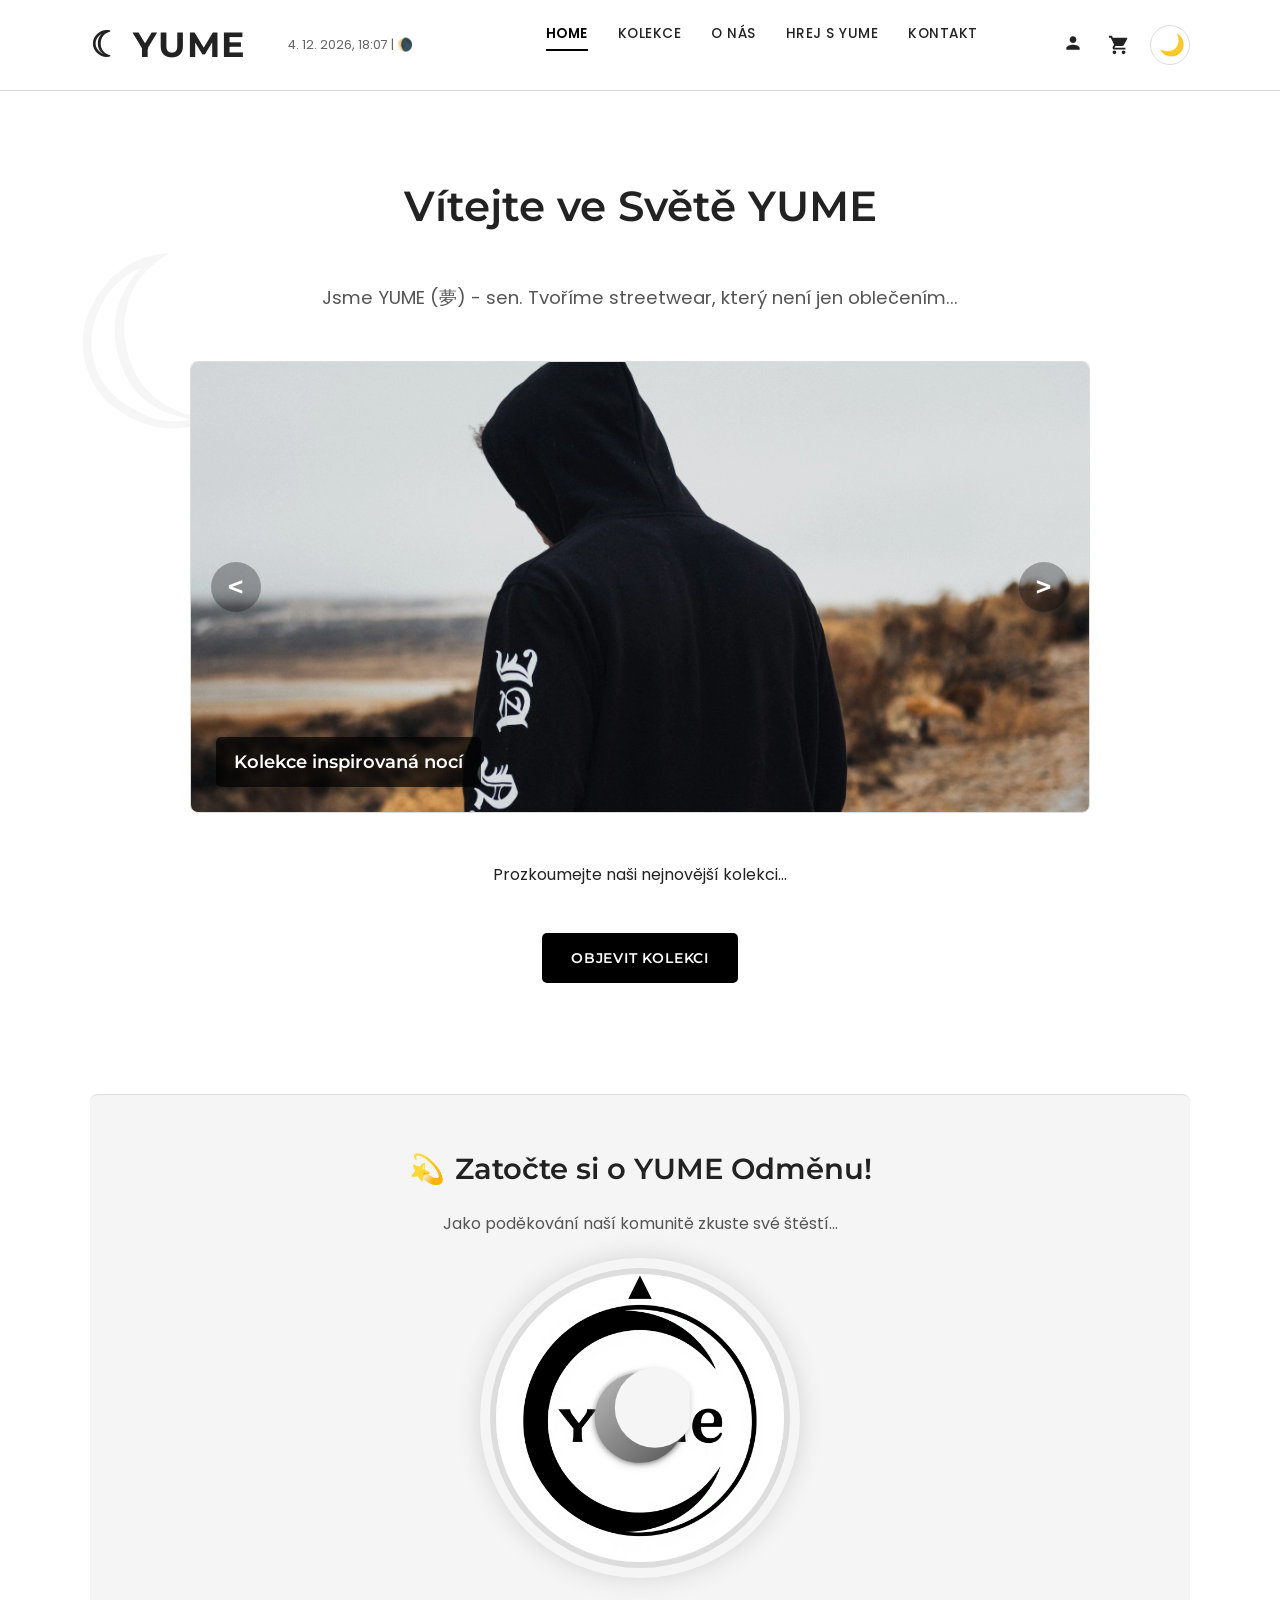
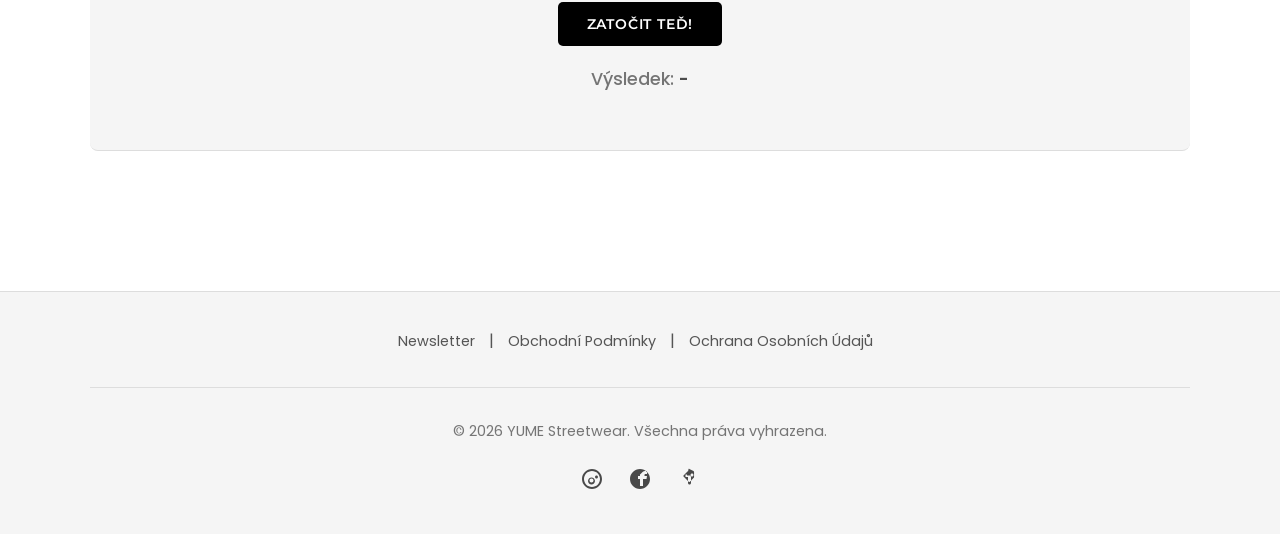
<file: index.html>
<!DOCTYPE html>
<html lang="cs">

<head>
    <meta charset="UTF-8">
    <meta name="viewport" content="width=device-width, initial-scale=1.0">
    <title>YUME Streetwear - Váš Styl, Váš Sen</title>
    <link rel="preconnect" href="https://fonts.googleapis.com">
    <link rel="preconnect" href="https://fonts.gstatic.com" crossorigin>
    <link href="https://fonts.googleapis.com/css2?family=Montserrat:wght@600;700&family=Poppins:wght@400;500&display=swap" rel="stylesheet">
    <link rel="stylesheet" href="style.css"> <!-- type="text/css odstraněn -->
    <link rel="icon" href="images/favicon.svg" type="image/svg+xml">
    <!-- Chess libraries -->
    <link rel="stylesheet" href="chessboard-1.0.0.min.css">
    <script src="jquery-3.6.0.min.js"></script>
    <script src="chessboard-1.0.0.min.js"></script>
    <script src="chess.min.js"></script>
</head>

<body class="light-mode">

    <div id="snow-container"></div>
    <div id="modal-overlay" class="hidden"></div>

    <!-- Modální okno pro VÝHRU Z KOLA -->
    <div id="prize-popup" class="modal hidden prize-modal">
         <button class="close-modal-btn" title="Zavřít">×</button>
         <div class="modal-content"> <span class="prize-emoji-big">🎉</span> <h2>Gratulujeme!</h2> <p>Vytočili jste:</p> <p id="prize-popup-text" class="prize-text-emphasis"></p> <p id="prize-popup-info" class="prize-info-detail"></p> <button class="close-modal-btn-bottom">Super!</button> </div>
    </div>

    <!-- Modální okno pro KOŠÍK -->
    <div id="cart-modal" class="modal hidden cart-modal-view">
        <button class="close-modal-btn" title="Zavřít">×</button>
        <div class="modal-content">
            <h2>Váš Košík 🛒</h2>
            <div id="cart-items-container"> <p class="empty-cart-message">Váš košík je zatím prázdný.</p> </div>
            <div class="cart-summary"> <hr> <p><strong>Celkem: <span id="cart-total">0 Kč</span></strong></p> <button id="checkout-btn" class="cta-button" disabled>K Pokladně</button> <p class="small-text">Toto je pouze simulace.</p> </div>
        </div>
    </div>

    <!-- Newsletter Pop-up v rohu -->
    <div id="newsletter-popup" class="corner-popup hidden">
        <button class="close-corner-popup-btn" title="Zavřít">×</button>
        <div class="popup-content">
            <h4>☾ YUME Insider</h4>
            <p>Nenechte si ujít novinky a slevy!</p>
            <form id="popup-newsletter-form" action="#" method="post">
                 <input type="email" name="popup_email" placeholder="Váš e-mail" required>
                 <button type="submit" class="small-btn">Odebírat</button>
            </form>
        </div>
    </div>

    <audio id="wheel-spin-sound" preload="auto"> <source src="sounds/wheel-spin.mp3" type="audio/mpeg"> </audio>

    <!-- ========= HEADER ========= -->
    <header id="header"> <!-- Použit <header> tag -->
        <div class="container header-container">
            <div id="logo"> <h1><a href="#home" class="nav-link">☾ YUME</a></h1> </div>
            <div class="time-moon-info header-info"> <span id="date-time-display"></span> | <span id="moon-phase-display" title="Fáze měsíce">...</span> </div>
            <nav id="nav"> <!-- Použit <nav> tag -->
                <ul>
                    <li><a href="#home" class="nav-link active-nav">Home</a></li>
                    <li><a href="#kolekce" class="nav-link">Kolekce</a></li>
                    <li><a href="#onas" class="nav-link">O nás</a></li>
                    <li><a href="#hrat" class="nav-link">Hrej s YUME</a></li>
                    <li><a href="#kontakt" class="nav-link">Kontakt</a></li>
                </ul>
            </nav>
            <div class="header-actions">
                 <div class="login-container">
                     <button id="login-register-btn" title="Přihlášení / Registrace"> <svg xmlns="http://www.w3.org/2000/svg" viewBox="0 0 24 24" fill="currentColor" width="20px" height="20px"><path d="M0 0h24v24H0z" fill="none"/><path d="M12 12c2.21 0 4-1.79 4-4s-1.79-4-4-4-4 1.79-4 4 1.79 4 4 4zm0 2c-2.67 0-8 1.34-8 4v2h16v-2c0-2.66-5.33-4-8-4z"/></svg> </button>
                     <!-- Dropdown je uvnitř kontejneru -->
                     <!-- Login/Register Dropdown -->
                     <div id="login-dropdown" class="dropdown-popup hidden">
                         <div class="login-register-tabs"> <button class="tab-btn active" data-tab="login">Přihlásit se</button> <button class="tab-btn" data-tab="register">Registrovat se</button> </div>
                         <div id="login-tab" class="tab-content active"> <form id="login-form" action="#" method="post"> <div class="form-group-small"><label for="login-email">Email:</label><input type="email" id="login-email" required></div> <div class="form-group-small"><label for="login-password">Heslo:</label><input type="password" id="login-password" required></div> <button type="submit" class="small-btn">Přihlásit</button> </form> </div>
                         <div id="register-tab" class="tab-content"> <form id="register-form" action="#" method="post"> <div class="form-group-small"><label for="register-name">Jméno:</label><input type="text" id="register-name" required></div> <div class="form-group-small"><label for="register-email">Email:</label><input type="email" id="register-email" required></div> <div class="form-group-small"><label for="register-password">Heslo:</label><input type="password" id="register-password" required></div> <button type="submit" class="small-btn">Registrovat</button> </form> </div>
                     </div>
                 </div>
                 <button id="cart-btn" title="Nákupní košík"> <svg xmlns="http://www.w3.org/2000/svg" viewBox="0 0 24 24" fill="currentColor" width="22px" height="22px"><path d="M0 0h24v24H0z" fill="none"/><path d="M7 18c-1.1 0-1.99.9-1.99 2S5.9 22 7 22s2-.9 2-2-.9-2-2-2zM1 2v2h2l3.6 7.59-1.35 2.45c-.16.28-.25.61-.25.96 0 1.1.9 2 2 2h12v-2H7.42c-.14 0-.25-.11-.25-.25l.03-.12L8.1 13h7.45c.75 0 1.41-.41 1.75-1.03l3.58-6.49A1.003 1.003 0 0020.28 4H5.21L4.27 2H1zm16 16c-1.1 0-1.99.9-1.99 2s.89 2 1.99 2 2-.9 2-2-.9-2-2-2z"/></svg> <span id="cart-count" class="hidden">0</span> </button>
                 <div id="theme-switcher"> <button id="theme-toggle-button" title="Přepnout režim">☀️</button> </div>
            </div>
        </div>
    </header>

    <!-- ========= HLAVNÍ OBSAH ========= -->
    <main id="main-content"> <!-- Použit <main> tag -->

        <!-- === Sekce HOME === -->
        <div id="home" class="section active-section"> <!-- Ponechán div, lze změnit na <section> -->
            <div class="container">
                <div class="graphic-element moon-icon-large graphic-float-left">☾</div>
                <h2>Vítejte ve Světě YUME</h2>
                <p class="lead">Jsme YUME (夢) - sen. Tvoříme streetwear, který není jen oblečením...</p>
                <div class="slideshow">
                    <div class="slide active"> <img src="images/placeholder-slideshow-1.jpg" alt="YUME Streetwear model"><div class="slide-caption">Kolekce inspirovaná nocí</div></div>
                    <div class="slide"> <img src="images/placeholder-slideshow-2.jpg" alt="Detail produktu YUME"><div class="slide-caption">Kvalita v každém detailu</div></div>
                    <div class="slide"> <img src="images/placeholder-slideshow-3.jpg" alt="Městský lifestyle YUME"><div class="slide-caption">Váš styl, váš sen</div></div>
                    <button class="slide-prev"><</button> <button class="slide-next">></button>
                </div>
                <p>Prozkoumejte naši nejnovější kolekci...</p>
                <a href="#kolekce" class="cta-button nav-link">Objevit Kolekci</a>
                 <hr class="playful-divider star-divider"> <!-- Odstraněno / -->
                 <!-- Sekce KOLOTOČ ŠTĚSTÍ -->
                <div id="kolotoc-stesti" class="home-subsection">
                    <div class="container narrow-container">
                        <h3><span class="spin-icon">💫</span> Zatočte si o YUME Odměnu!</h3>
                        <p>Jako poděkování naší komunitě zkuste své štěstí...</p>
                        <div class="wheel-outer-wrapper">
                            <div class="wheel-container">
                                 <div id="wheel">
                                     <div id="wheel-spinner"> <img id="wheel-background" src="images/placeholder-wheel.jpg" alt=""> </div>
                                     <div id="wheel-center-graphic"> <img src="images/moon-graphic.svg" alt="YUME Měsíc"> </div>
                                 </div>
                                 <div id="wheel-pointer">▼</div>
                            </div>
                        </div>
                         <div id="spin-button-container"> <button id="spin-button">Zatočit Teď!</button> </div>
                         <div id="wheel-result-container"> <p id="wheel-result">Výsledek: <span id="result-display">-</span></p> </div>
                    </div>
                     <div id="confetti-container"></div>
                </div>
            </div>
        </div>

        <!-- === Sekce KOLEKCE === -->
        <div id="kolekce" class="section">
             <div class="container">
                <div class="graphic-element abstract-shape graphic-top-right"></div>
                <h2>Naše Kolekce</h2>
                <p class="lead">Ponořte se do aktuální nabídky YUME...</p>
                <div class="category-group">
                    <h3>Mikiny & Bundy</h3>
                    <p>Zahřejte se ve stylu YUME...</p>
                    <div class="product-gallery">
                         <div class="product-item" data-product-id="P001" data-product-name="Mikina 'Lunar'" data-product-price="1590" data-product-image="images/placeholder-hoodie-grey.jpg"> <img src="images/placeholder-hoodie-grey.jpg" alt="Mikina"> <h3>Mikina 'Lunar'</h3> <p>...<br><em>Složení: 80% Bavlna, 20% Polyester</em></p> <span class="price">1590 Kč</span> <div class="product-controls"> <select class="size-select" aria-label="Velikost"><option value="" selected disabled>Velikost</option><option value="S">S</option> <option value="M">M</option> <option value="L">L</option> <option value="XL">XL</option></select> <button class="add-to-cart-btn" disabled>Do košíku</button> </div> </div>
                         <div class="product-item" data-product-id="P004" data-product-name="Bunda 'Shadow'" data-product-price="2490" data-product-image="images/placeholder-jacket-black.jpg"> <img src="images/placeholder-jacket-black.jpg" alt="Bunda"> <h3>Bunda 'Shadow'</h3> <p>...<br><em>Složení: 100% Recyklovaný polyester</em></p> <span class="price">2490 Kč</span> <div class="product-controls"> <select class="size-select" aria-label="Velikost"><option value="" selected disabled>Velikost</option><option value="S">S</option> <option value="M">M</option> <option value="L">L</option> <option value="XL">XL</option></select> <button class="add-to-cart-btn" disabled>Do košíku</button> </div> </div>
                    </div>
                </div>
                 <hr class="playful-divider">
                 <div class="category-group">
                    <h3>Trička</h3>
                    <p>Základ každého šatníku...</p>
                    <div class="product-gallery">
                         <div class="product-item" data-product-id="P002" data-product-name="Tričko 'Void'" data-product-price="850" data-product-image="images/placeholder-tshirt-black.jpg"> <img src="images/placeholder-tshirt-black.jpg" alt="Tričko"> <h3>Tričko 'Void'</h3> <p>...<br><em>Složení: 100% Organická bavlna</em></p> <span class="price">850 Kč</span> <div class="product-controls"> <select class="size-select" aria-label="Velikost"><option value="" selected disabled>Velikost</option><option value="S">S</option> <option value="M">M</option> <option value="L">L</option> <option value="XL">XL</option><option value="XXL">XXL</option></select> <button class="add-to-cart-btn" disabled>Do košíku</button> </div> </div>
                    </div>
                 </div>
                <hr class="playful-divider">
                 <div class="category-group">
                    <h3>Doplňky</h3>
                    <p>Detaily, které tvoří celek...</p>
                    <div class="product-gallery">
                         <div class="product-item" data-product-id="P003" data-product-name="Kšiltovka 'Eclipse'" data-product-price="650" data-product-image="images/placeholder-cap-black.jpg"> <img src="images/placeholder-cap-black.jpg" alt="Kšiltovka"> <h3>Kšiltovka 'Eclipse'</h3> <p>...<br><em>Složení: 100% Bavlna</em></p> <span class="price">650 Kč</span> <div class="product-controls"> <select class="size-select" aria-label="Velikost"><option value="" selected disabled>Velikost</option><option value="OneSize">One Size</option></select> <button class="add-to-cart-btn" disabled>Do košíku</button> </div> </div>
                    </div>
                 </div>
                 <hr class="playful-divider star-divider">
                 <p>Sledujte nás nebo se <a href="#newsletter" class="nav-link">přihlaste k newsletteru</a>!</p>
            </div>
        </div>

        <!-- === Sekce O NÁS === -->
        <div id="onas" class="section"> <div class="container narrow-container"> <div class="graphic-element simple-circle graphic-bottom-left"></div> <h2>Příběh YUME ☾</h2>  <p class="lead">YUME není jen značka, je to filozofie...</p> <h3>Naše Hodnoty:</h3> <ul><li>Kvalita</li><li>Design</li><li>Komunita</li><li>Udržitelnost</li></ul> <p>Jsme malý tým s velkými sny...</p> <div class="timeline"> <h3>Naše Milníky:</h3> <div class="timeline-event"><span class="year">2022</span> Nápad</div> <div class="timeline-event"><span class="year">2023</span> Prototypy</div> <div class="timeline-event"><span class="year">2024</span> Start!</div> <div class="timeline-event"><span class="year">Budoucnost</span> ...</div> </div> </div> </div>
        <!-- === Sekce HREJ S YUME === -->
        <div id="hrat" class="section"> <div class="container chess-container"> <div class="graphic-element chess-icon">♟️</div> <h2>Hrej s YUME: Šachy</h2> <p class="lead">Dejte si pauzu a vyzvěte naši YUME AI!</p> <p>Pokud porazíte bota, můžete získat slevu!</p> <div id="chess-game-placeholder"> <h3>Šachovnice se načítá...</h3> <div class="loading-spinner"></div> <p><em>(Integrace šachové hry vyžaduje externí JS knihovny.)</em></p> <button id="claim-reward-btn" class="hidden" disabled>Získat odměnu!</button> </div> </div> </div>
        <!-- === Sekce KONTAKT === -->
        <div id="kontakt" class="section"> <div class="container narrow-container"> <div class="graphic-element envelope-icon graphic-top-left">✉️</div> <h2>Spojte se s Námi</h2> <p class="lead">Máte otázku, nápad nebo nám chcete jen něco vzkázat? Jsme tu pro vás.</p> <div class="contact-wrapper"> <div class="contact-details"> <h3>Kontaktní Údaje</h3> <div class="contact-item"> <svg xmlns="http://www.w3.org/2000/svg" viewBox="0 0 24 24" fill="currentColor" width="20px" height="20px"><path d="M0 0h24v24H0z" fill="none"/><path d="M20 4H4c-1.1 0-1.99.9-1.99 2L2 18c0 1.1.9 2 2 2h16c1.1 0 2-.9 2-2V6c0-1.1-.9-2-2-2zm0 14H4V8l8 5 8-5v10zm-8-7L4 6h16l-8 5z"/></svg> <div> <strong>Email:</strong><br> <a href="mailto:info@yume-streetwear.placeholder">info@yume-streetwear.placeholder</a> </div> </div> <div class="contact-item"> <svg xmlns="http://www.w3.org/2000/svg" viewBox="0 0 24 24" fill="currentColor" width="20px" height="20px"><path d="M0 0h24v24H0z" fill="none"/><path d="M12 2C6.48 2 2 6.48 2 12s4.48 10 10 10 10-4.48 10-10S17.52 2 12 2zm0 18c-4.41 0-8-3.59-8-8s3.59-8 8-8 8 3.59 8 8-3.59 8-8 8zm1-13h-2v6h2v-6zm0 8h-2v-2h2v2z"/></svg> <div> <strong>Odezva:</strong><br> Snažíme se odpovídat co nejrychleji, obvykle do 24 hodin v pracovní dny. </div> </div> <div class="contact-item"> <svg xmlns="http://www.w3.org/2000/svg" viewBox="0 0 24 24" fill="currentColor" width="20px" height="20px"><path d="M0 0h24v24H0z" fill="none"/><path d="M17.66 17.66C16.13 19.19 14.12 20 12 20s-4.13-.81-5.66-2.34C4.81 16.13 4 14.12 4 12s.81-4.13 2.34-5.66C7.87 4.81 9.88 4 12 4c.46 0 .92.05 1.36.15l-1.6 1.6C11.37 5.53 11 6.23 11 7v2.28l-2.47 2.47C8.13 11.35 8 10.7 8 10c0-2.21 1.79-4 4-4 .7 0 1.35.13 1.95.37L16.43 3.9A9.932 9.932 0 0012 2C6.48 2 2 6.48 2 12s4.48 10 10 10c2.61 0 4.98-1 6.77-2.64l-1.11-1.7zM20 12c0 .7-.13 1.35-.37 1.95L22.1 16.43A9.932 9.932 0 0022 12c0-5.52-4.48-10-10-10-.94 0-1.84.13-2.69.36l1.71 2.66c.44-.1.9-.15 1.36-.15 4.08 0 7.45 3.16 7.94 7.14l2.02.92c.04-.3.04-.61.04-.92z"/></svg> <div> <strong>Sociální sítě:</strong><br> Najdete nás na IG, FB, TikTok (odkazy níže).</div> </div> </div> <div class="contact-form-container"> <h3>Napište nám</h3> <form id="contact-form" action="#" method="post"> <div class="form-row"> <div class="form-group half-width"><label for="name">Jméno:</label><input type="text" id="name" required></div> <div class="form-group half-width"><label for="email_contact">Email:</label><input type="email" id="email_contact" required></div> </div> <div class="form-group"><label for="subject">Předmět:</label><input type="text" id="subject"></div> <div class="form-group"><label for="message">Zpráva:</label><textarea id="message" rows="5" required></textarea></div> <div><button type="submit">Odeslat Zprávu</button></div> </form> </div> </div> </div> </div>
        <!-- === Sekce NEWSLETTER (Skrytá) === -->
        <div id="newsletter" class="section ancillary-section"> <div class="container narrow-container"> <h2>Staňte se YUME Insiderem</h2> <p>Chcete být první, kdo se dozví o novinkách?...</p> <form id="newsletter-form" action="#" method="post"> <input type="email" name="email" placeholder="Zadejte váš e-mail" required> <button type="submit">Chci Odebírat</button> </form> <p class="small-text">Souhlasíte se zpracováním údajů.</p> </div> </div>

    </main> <!-- Konec #main-content -->

    <!-- ========= FOOTER ========= -->
    <footer id="footer"> <!-- Použit <footer> tag -->
         <div class="container"> <div class="footer-links"> <a href="#newsletter" class="nav-link">Newsletter</a> | <a href="#">Obchodní Podmínky</a> | <a href="#">Ochrana Osobních Údajů</a> </div> <hr class="footer-divider"> <p>© <span id="current-year">2024</span> YUME Streetwear. Všechna práva vyhrazena.</p> <div class="social-links"> <a href="#" title="Instagram"><img src="images/icon-instagram.svg" alt="Instagram"></a> <a href="#" title="Facebook"><img src="images/icon-facebook.svg" alt="Facebook"></a> <a href="#" title="TikTok"><img src="images/icon-tiktok.svg" alt="TikTok"></a> </div> </div>
    </footer>

    <script src="script.js"></script> <!-- type="text/javascript" odstraněn -->
</body>
</html>
</file>
<file: style.css>
/* --- Import Fontů --- */
@import url('https://fonts.googleapis.com/css2?family=Montserrat:wght@600;700&family=Poppins:wght@400;500&display=swap');

/* --- Základní nastavení a Reset --- */
* { margin: 0; padding: 0; box-sizing: border-box; }

/* --- Definice CSS Proměnných --- */
:root {
    --bg-color-light: #ffffff; --text-color-light: #222222; --primary-color-light: #555555; --secondary-color-light: #f5f5f5; --accent-color-light: #000000; --border-color-light: #dddddd; --primary-color-light-rgb: 85, 85, 85; --accent-color-light-rgb: 0, 0, 0; --bg-color-dark: #121212; --text-color-dark: #e0e0e0; --primary-color-dark: #bbbbbb; --secondary-color-dark: #1e1e1e; --accent-color-dark: #ffffff; --border-color-dark: #333333; --primary-color-dark-rgb: 187, 187, 187; --accent-color-dark-rgb: 255, 255, 255; --font-main: 'Poppins', sans-serif; --font-heading: 'Montserrat', sans-serif; --bg-color: var(--bg-color-light); --text-color: var(--text-color-light); --primary-color: var(--primary-color-light); --secondary-color: var(--secondary-color-light); --accent-color: var(--accent-color-light); --border-color: var(--border-color-light); --primary-color-rgb: var(--primary-color-light-rgb); --accent-color-rgb: var(--accent-color-light-rgb);
}
body.dark-mode {
    --bg-color: var(--bg-color-dark); --text-color: var(--text-color-dark); --primary-color: var(--primary-color-dark); --secondary-color: var(--secondary-color-dark); --accent-color: var(--accent-color-dark); --border-color: var(--border-color-dark); --primary-color-rgb: var(--primary-color-dark-rgb); --accent-color-rgb: var(--accent-color-dark-rgb);
}

/* --- Globální Styly --- */
body { font-family: var(--font-main); background-color: var(--bg-color); color: var(--text-color); line-height: 1.7; transition: background-color 0.4s ease, color 0.4s ease; position: relative; overflow-x: hidden; }
.container { max-width: 1140px; margin: 0 auto; padding: 0 20px; } .narrow-container { max-width: 800px; margin: 0 auto; padding: 0 20px; }
h1, h2, h3 { font-family: var(--font-heading); margin-bottom: 1rem; color: var(--text-color); font-weight: 700; } h2 { font-size: 2.6rem; text-align: center; margin-bottom: 2.5rem; font-weight: 600; } h3 { font-size: 1.5rem; margin-bottom: 1.2rem; font-weight: 600; color: var(--primary-color); text-align: center; } h4 { font-family: var(--font-heading); margin-bottom: 0.5rem; color: var(--text-color); font-weight: 600; font-size: 1.1rem; } p { margin-bottom: 1.3rem; } p.lead { font-size: 1.15rem; color: var(--primary-color); margin-bottom: 1.5rem; font-weight: 400; text-align: center; } a { color: var(--primary-color); text-decoration: none; transition: color 0.3s ease; } a:hover { color: var(--accent-color); } img { max-width: 100%; height: auto; display: block; } ul { list-style: disc; margin-left: 25px; margin-bottom: 1.5rem; padding-left: 5px; } li { margin-bottom: 0.6rem; }
button, input[type="submit"], .cta-button { cursor: pointer; padding: 12px 28px; border: 1px solid transparent; border-radius: 5px; background-color: var(--accent-color); color: var(--bg-color); font-family: var(--font-heading); font-size: 0.9rem; font-weight: 600; text-transform: uppercase; letter-spacing: 0.8px; transition: background-color 0.3s ease, transform 0.2s ease, color 0.3s ease, border-color 0.3s ease; }
button:hover, input[type="submit"]:hover, .cta-button:hover { background-color: transparent; color: var(--accent-color); border: 1px solid var(--accent-color); transform: translateY(-2px); }
button:disabled { opacity: 0.6; cursor: not-allowed; background-color: var(--primary-color) !important; border-color: var(--primary-color) !important; color: var(--secondary-color) !important; transform: none !important; box-shadow: none !important; }
.small-text { font-size: 0.8rem; color: var(--primary-color); opacity: 0.8; text-align: center; margin-top: 1rem; }
.hidden {
    /* Použijeme visibility místo display pro zachování layoutu při animaci */
    visibility: hidden;
    opacity: 0;
    pointer-events: none;
}

/* --- Struktura pro SPA --- */
.section { display: none; padding: 80px 0; min-height: calc(80vh - 80px); opacity: 0; animation: fadeInSection 0.6s ease-out forwards; position: relative; overflow: hidden; }
.section.active-section { display: block; }
.ancillary-section { background-color: var(--secondary-color); border-top: 1px solid var(--border-color); border-bottom: 1px solid var(--border-color); }
@keyframes fadeInSection { from { opacity: 0; transform: translateY(15px); } to { opacity: 1; transform: translateY(0); } }

/* --- Grafické Prvky --- */
.graphic-element { position: absolute; z-index: -1; opacity: 0.05; color: var(--primary-color); pointer-events: none; user-select: none; } .moon-icon-large { font-size: 15rem; top: 50px; transform: rotate(-15deg); } .graphic-float-left { left: 5%; } .graphic-top-right { font-size: 12rem; top: 30px; right: 5%; content: '∗'; transform: rotate(25deg); opacity: 0.04; } .abstract-shape { /* TODO */ } .simple-circle { width: 150px; height: 150px; border: 15px solid var(--primary-color); border-radius: 50%; bottom: -50px; opacity: 0.04; } .graphic-bottom-left { left: -30px; } .chess-icon { font-size: 10rem; top: 60px; right: 10%; transform: rotate(10deg); opacity: 0.08; } .envelope-icon { font-size: 10rem; top: 40px; opacity: 0.06; } .graphic-top-left { left: 5%; } .playful-divider { border: none; height: 1px; background: var(--border-color); margin: 60px auto; width: 80px; } .star-divider { background: none; text-align: center; margin: 50px auto; width: auto; } .star-divider::before { content: "✦ ✦ ✦"; font-size: 1.2rem; color: var(--primary-color); opacity: 0.6; letter-spacing: 10px; }

/* --- Efekt Sněžení --- */
#snow-container { position: fixed; top: 0; left: 0; width: 100%; height: 100%; pointer-events: none; z-index: 999; overflow: hidden; } .snowflake { position: absolute; top: -10px; background-color: var(--primary-color-dark); border-radius: 50%; opacity: 0.6; animation: snowfall linear infinite; will-change: transform; }
@keyframes snowfall { 0% { transform: translate3d(var(--left-ini), 0, 0); } 100% { transform: translate3d(var(--left-end), 105vh, 0); } }

/* --- Header --- */
header#header { background-color: var(--bg-color); padding: 15px 0; position: sticky; top: 0; z-index: 1000; border-bottom: 1px solid var(--border-color); transition: background-color 0.4s ease, border-color 0.4s ease; }
header#header .header-container { display: flex; justify-content: space-between; align-items: center; gap: 20px; }
#logo { flex-shrink: 0; } #logo h1 { margin: 0; font-size: 2.2rem; font-weight: 700; text-transform: uppercase; letter-spacing: 1px; } #logo a { color: var(--text-color); display: flex; align-items: center; gap: 5px; } #logo a:hover { color: var(--primary-color); }
.header-info { font-size: 0.8rem; color: var(--primary-color); opacity: 0.9; white-space: nowrap; text-align: center; flex-grow: 0.5; }
nav#nav { flex-grow: 1; } nav#nav ul { display: flex; justify-content: center; list-style: none; } nav#nav li { margin: 0 15px; } nav#nav a { font-weight: 500; color: var(--text-color); position: relative; padding-bottom: 8px; text-transform: uppercase; font-size: 0.85rem; letter-spacing: 0.5px; } nav#nav a::after { content: ''; position: absolute; width: 0; height: 2px; bottom: 0; left: 50%; transform: translateX(-50%); background-color: var(--accent-color); transition: width 0.3s ease; } nav#nav a:hover::after, nav#nav a.active-nav::after { width: 100%; } nav#nav a.active-nav { color: var(--accent-color); font-weight: 600; }
.header-actions { display: flex; align-items: center; gap: 15px; flex-shrink: 0; }
#theme-switcher button { background: none; border: 1px solid var(--border-color); border-radius: 50%; font-size: 1.3rem; padding: 8px; color: var(--text-color); cursor: pointer; width: 40px; height: 40px; line-height: 1; transition: background-color 0.3s, border-color 0.3s, color 0.3s; } #theme-switcher button:hover { background-color: var(--secondary-color); border-color: var(--primary-color); color: var(--primary-color); }
.login-container { position: relative; display: inline-block; z-index: 1100; } /* <<-- ZAJIŠTĚNO */
#login-register-btn { background: none; border: none; padding: 5px; cursor: pointer; color: var(--text-color); } #login-register-btn svg { display: block; } #login-register-btn:hover { color: var(--primary-color); }
#cart-btn { background: none; border: none; padding: 5px; cursor: pointer; color: var(--text-color); position: relative; } #cart-btn svg { display: block; } #cart-btn:hover { color: var(--primary-color); }
#cart-count { position: absolute; top: -5px; right: -8px; background-color: var(--accent-color); color: var(--bg-color); border-radius: 50%; width: 18px; height: 18px; font-size: 0.7rem; line-height: 18px; text-align: center; font-weight: bold; transition: transform 0.2s ease; }
#cart-count.updated { transform: scale(1.2); }

/* --- Login/Register Dropdown (Opraveno pozicování) --- */
#login-dropdown {
    position: absolute;      /* Pozicování vůči .login-container */
    top: calc(100% + 15px);  /* Mezera pod tlačítkem */
    right: 0;                /* Zarovnat vpravo k rodiči */
    background-color: var(--secondary-color);
    border: 1px solid var(--border-color);
    border-radius: 8px;
    box-shadow: 0 5px 15px rgba(0,0,0,0.15);
    z-index: 1100;           /* Vysoký z-index */
    width: 280px;
    padding: 15px;
    opacity: 0;
    /* Odstraněna transformace pro jednodušší pozicování */
    /* transform: translateY(-10px); */
    transition: opacity 0.25s ease-out, visibility 0s 0.25s linear; /* Fade-out přechod, visibility se mění až po něm */
    visibility: hidden;     /* Nahrazuje display: none pro animaci */
    pointer-events: none;
}
#login-dropdown:not(.hidden) {
    opacity: 1;
    /* transform: translateY(0); */
    visibility: visible;
    transition: opacity 0.25s ease-out, visibility 0s 0s linear; /* Okamžité zviditelnění */
    pointer-events: auto;
}
/* Šipka nahoru u dropdownu */
#login-dropdown::before {
    content: '';
    position: absolute;
    bottom: 100%; /* Umístit nad dropdown */
    right: 15px;  /* <<-- Pozice šipky nad ikonou (cca) */
    margin-bottom: 0px; /* <<-- Posunout těsně nad okraj */
    width: 12px; height: 12px;
    background-color: var(--secondary-color);
    border-top: 1px solid var(--border-color);
    border-left: 1px solid var(--border-color);
    transform: rotate(45deg);
    z-index: 1099; /* Těsně pod dropdownem */
    pointer-events: none; /* Aby neblokovala kliknutí */
}
#login-dropdown .login-register-tabs { margin-bottom: 15px; display: flex; } #login-dropdown .tab-btn { background: none; border: none; padding: 8px 10px; cursor: pointer; font-size: 0.9rem; color: var(--primary-color); position: relative; bottom: -1px; border-bottom: 3px solid transparent; flex-grow: 1; text-align: center; } #login-dropdown .tab-btn.active { color: var(--text-color); border-bottom-color: var(--accent-color); font-weight: 600; }
#login-dropdown .tab-content { display: none; } #login-dropdown .tab-content.active { display: block; animation: fadeInTab 0.4s ease; } @keyframes fadeInTab { from { opacity: 0; } to { opacity: 1; } }
#login-dropdown .form-group-small { margin-bottom: 10px; text-align: left; } #login-dropdown label { font-size: 0.85rem; margin-bottom: 3px; display: block; }
#login-dropdown input[type="email"], #login-dropdown input[type="password"], #login-dropdown input[type="text"] { width: 100%; padding: 8px 10px; font-size: 0.9rem; background-color: var(--bg-color); border: 1px solid var(--border-color); border-radius: 4px; }
#login-dropdown .small-btn { width: 100%; margin-top: 10px; padding: 10px; font-size: 0.85rem; }

/* --- Sekce Home --- */
#home { text-align: center; } #home .cta-button { display: inline-block; margin-top: 1.5rem; }

/* --- Slideshow --- */
.slideshow { position: relative; max-width: 900px; margin: 3rem auto 3rem auto; overflow: hidden; border-radius: 8px; border: 1px solid var(--border-color); } .slide { display: none; position: relative; width: 100%; } .slide img { width: 100%; height: 450px; object-fit: cover; filter: brightness(0.9); } .slide.active { display: block; animation: fadeIn 1.5s ease-in-out; } @keyframes fadeIn { from { opacity: 0.6; } to { opacity: 1; } } .slide-caption { position: absolute; bottom: 25px; left: 25px; background-color: rgba(0, 0, 0, 0.7); color: #fff; padding: 10px 18px; border-radius: 5px; font-size: 1.1rem; font-family: var(--font-heading); font-weight: 600; text-align: left; } .slide-prev, .slide-next { position: absolute; top: 50%; transform: translateY(-50%); background-color: rgba(var(--accent-color-rgb), 0.3); color: var(--bg-color); border: none; padding: 15px; font-size: 1.8rem; cursor: pointer; z-index: 10; border-radius: 50%; width: 50px; height: 50px; line-height: 20px; transition: background-color 0.3s ease; } .slide-prev:hover, .slide-next:hover { background-color: rgba(var(--accent-color-rgb), 0.6); } .slide-prev { left: 20px; } .slide-next { right: 20px; }

/* --- Sekce Kolekce (Kompaktnější) --- */
#kolekce .lead { text-align: center; }
.category-group { margin-bottom: 35px; }
.category-group h3 { text-align: left; margin-bottom: 0.5rem; padding-bottom: 8px; border-bottom: 2px solid var(--primary-color); display: inline-block; margin-left: 0; }
.category-group p { text-align: left; max-width: 800px; color: var(--primary-color); margin-bottom: 1.5rem; }
.product-gallery { display: grid; grid-template-columns: repeat(auto-fit, minmax(240px, 1fr)); gap: 25px; margin-top: 1rem; }
.product-item { background-color: var(--secondary-color); padding: 0 0 15px 0; border-radius: 8px; text-align: center; transition: transform 0.3s ease, box-shadow 0.3s ease; border: 1px solid var(--border-color); overflow: hidden; display: flex; flex-direction: column; position: relative; padding-top: 0; max-width: 300px; margin-left: auto; margin-right: auto; }
.product-item:hover { transform: translateY(-6px); box-shadow: 0 10px 20px rgba(var(--accent-color-rgb), 0.08); } .product-item img { width: 100%; aspect-ratio: 4 / 5; object-fit: cover; transition: transform 0.4s ease, filter 0.4s ease; filter: grayscale(20%) brightness(0.95); margin-bottom: 1rem; } .product-item:hover img { transform: scale(1.03); filter: grayscale(0%) brightness(1); } .product-item h3 { color: var(--text-color); font-size: 1.2rem; margin-top: 0; padding: 0 15px; margin-bottom: 0.5rem; } .product-item p { font-size: 0.9rem; padding: 0 20px; flex-grow: 1; color: var(--primary-color); text-align: center; margin-bottom: 1rem; } .price { font-weight: 600; color: var(--text-color); font-size: 1.1rem; margin: 0.5rem 0 1rem 0; display: block; }
.product-controls { padding: 0 20px 15px 20px; margin-top: auto; display: flex; flex-direction: column; gap: 10px; } .size-select { display: block; width: 100%; padding: 8px 10px; border: 1px solid var(--border-color); border-radius: 4px; background-color: var(--bg-color); color: var(--text-color); font-family: var(--font-main); font-size: 0.9rem; cursor: pointer; } .size-select:focus { outline: none; border-color: var(--primary-color); } .add-to-cart-btn { padding: 10px 20px; font-size: 0.85rem; width: 100%; } .add-to-cart-btn.added { background-color: var(--primary-color); color: var(--secondary-color); border-color: var(--primary-color); cursor: default; } .add-to-cart-btn.added::after { content: ' ✓'; }

/* --- Sekce O nás --- */
#onas .lead { text-align: left; } #onas h2 { text-align: left; } #onas h3 { text-align: left; margin-top: 2rem; } .about-image { max-width: 100%; border-radius: 8px; margin-bottom: 2.5rem; border: 1px solid var(--border-color); } .timeline { margin-top: 3rem; position: relative; padding: 20px 0; max-width: 700px; width: 100%; margin-left: 0; } .timeline::before { content: ''; position: absolute; left: 15px; top: 0; bottom: 0; width: 2px; background-color: var(--border-color); } .timeline-event { position: relative; margin-bottom: 30px; padding: 15px 25px; background-color: var(--secondary-color); border-radius: 8px; border: 1px solid var(--border-color); box-shadow: 0 3px 8px rgba(var(--accent-color-rgb), 0.05); margin-left: 40px; opacity: 0; transition: opacity 0.5s ease-out, transform 0.5s ease-out; transform: translateX(-15px); text-align: left; } .timeline-event.is-visible { opacity: 1; transform: translateX(0); } .timeline-event::before { content: ''; position: absolute; top: 18px; left: -29px; width: 12px; height: 12px; background-color: var(--primary-color); border-radius: 50%; border: 3px solid var(--bg-color); z-index: 1; } .timeline-event .year { font-weight: 700; color: var(--accent-color); display: block; margin-bottom: 8px; font-size: 1rem; }

/* --- Sekce Kolotoč Štěstí (v Home) --- */
.home-subsection { margin-top: 60px; padding: 50px 0; background-color: var(--secondary-color); border-top: 1px solid var(--border-color); border-bottom: 1px solid var(--border-color); border-radius: 8px; text-align: center; } .home-subsection h3 { font-size: 1.8rem; color: var(--text-color); margin-bottom: 1rem; display: flex; align-items: center; justify-content: center; gap: 10px; } .home-subsection p { color: var(--primary-color); max-width: 600px; margin-left: auto; margin-right: auto; } .spin-icon { display: inline-block; animation: spinSimple 3s linear infinite; } @keyframes spinSimple { from { transform: rotate(0deg); } to { transform: rotate(360deg); } }
.wheel-outer-wrapper { display: inline-block; position: relative; padding: 10px; } .wheel-outer-wrapper::before { content: ''; position: absolute; top: 0; left: 0; right: 0; bottom: 0; border-radius: 50%; box-shadow: 0 0 25px rgba(var(--primary-color-rgb), 0.2); z-index: 0; transition: box-shadow 0.5s ease; } .wheel-outer-wrapper:hover::before { box-shadow: 0 0 35px rgba(var(--primary-color-rgb), 0.3); } .wheel-container { position: relative; width: 300px; height: 300px; margin: 0 auto; z-index: 1; }
#wheel { width: 100%; height: 100%; border-radius: 50%; overflow: hidden; position: relative; border: 6px solid var(--border-color); box-shadow: inset 0 0 10px rgba(0,0,0,0.15); background-color: var(--bg-color); }
#wheel-spinner { position: absolute; top: 0; left: 0; width: 100%; height: 100%; transition: transform 6s cubic-bezier(0.34, 1.56, 0.64, 1); }
#wheel-background { display: block; width: 100%; height: 100%; object-fit: cover; }
#wheel-center-graphic { position: absolute; top: 50%; left: 50%; transform: translate(-50%, -50%); width: 55%; height: 55%; z-index: 2; pointer-events: none; display: flex; justify-content: center; align-items: center; } #wheel-center-graphic img { display: block; max-width: 100%; max-height: 100%; object-fit: contain; filter: drop-shadow(0px 2px 3px rgba(0,0,0,0.2)); }
#wheel-pointer { position: absolute; top: -12px; left: 50%; transform: translateX(-50%) rotate(180deg); font-size: 2.5rem; color: var(--accent-color); z-index: 10; text-shadow: none; transition: transform 0.3s ease; } #spin-button:hover ~ .wheel-outer-wrapper .wheel-container #wheel-pointer { transform: translateX(-50%) rotate(180deg) scale(1.1); }
#spin-button-container { margin-top: 1.5rem; } #spin-button { transition: background-color 0.3s ease, transform 0.2s ease, color 0.3s ease, border-color 0.3s ease, box-shadow 0.3s ease; } #spin-button:hover { box-shadow: 0 5px 15px rgba(var(--accent-color-rgb), 0.2); } #spin-button:active { transform: translateY(0) scale(0.98); } #spin-button:disabled { background-color: var(--primary-color); border-color: var(--primary-color); color: var(--bg-color); opacity: 0.7; cursor: not-allowed; transform: none; box-shadow: none; }
#wheel-result-container { margin-top: 1.2rem; min-height: 2em; padding-bottom: 5px; } #wheel-result { font-size: 1.1rem; font-weight: 500; color: var(--primary-color); opacity: 0.8; margin-bottom: 0; } #result-display { color: var(--text-color); font-weight: 600; }

/* --- Konfety --- */
#confetti-container { position: fixed; top: 0; left: 0; width: 100%; height: 100%; pointer-events: none; z-index: 2000; overflow: hidden; } .confetti { position: absolute; width: 8px; height: 15px; background-color: var(--primary-color); opacity: 0.9; animation: fall var(--fall-duration, 3s) linear var(--fall-delay, 0s) forwards; } .confetti.rectangle { border-radius: 0; } .confetti.circle { width: 10px; height: 10px; border-radius: 50%; } @keyframes fall { 0% { transform: translateY(-10vh) rotateZ(0deg); } 100% { transform: translateY(110vh) rotateZ(var(--rotate-end, 720deg)); opacity: 0; } }

/* --- Sekce Hrej s YUME --- */
#hrat h2, #hrat p { text-align: center; } #chess-game-placeholder { margin-top: 2rem; padding: 30px; background-color: var(--secondary-color); border: 1px solid var(--border-color); border-radius: 8px; text-align: center; min-height: 400px; display: flex; flex-direction: column; justify-content: center; align-items: center; } #chess-game-placeholder h3 { color: var(--primary-color); } .loading-spinner { border: 4px solid var(--secondary-color); border-top: 4px solid var(--primary-color); border-radius: 50%; width: 40px; height: 40px; animation: spin 1s linear infinite; margin: 20px auto; } @keyframes spin { 0% { transform: rotate(0deg); } 100% { transform: rotate(360deg); } } #chess-game-placeholder p { font-size: 0.9rem; color: var(--primary-color); max-width: 500px; margin: 10px auto; } #claim-reward-btn { margin-top: 20px; }

/* --- Sekce Kontakt (Vylepšená) --- */
#kontakt .lead, #kontakt h2 { text-align: center; }
.contact-wrapper { display: flex; flex-wrap: wrap; gap: 40px; margin-top: 3rem; align-items: stretch; background-color: var(--secondary-color); padding: 40px; border-radius: 8px; border: 1px solid var(--border-color); }
.contact-details { flex: 1; min-width: 280px; display: flex; flex-direction: column; gap: 20px; } .contact-details h3 { text-align: left; margin-bottom: 1rem; }
.contact-item { display: flex; align-items: flex-start; gap: 15px; text-align: left; } .contact-item svg { flex-shrink: 0; color: var(--primary-color); width: 20px; height: 20px; margin-top: 3px; } .contact-item strong { display: block; color: var(--text-color); font-weight: 600; margin-bottom: 2px; } .contact-item a { word-break: break-all; }
.contact-form-container { flex: 1.5; min-width: 320px; } .contact-form-container h3 { text-align: left; margin-bottom: 1rem; } #contact-form { margin-top: 0; } .form-row { display: flex; gap: 20px; flex-wrap: wrap; } .form-group { margin-bottom: 1.2rem; flex-grow: 1; } .form-group.half-width { flex-basis: calc(50% - 10px); } #contact-form label { margin-bottom: 0.4rem; font-weight: 500; font-size: 0.85rem; display: block; text-align: left; } #contact-form input[type="text"], #contact-form input[type="email"], #contact-form textarea { width: 100%; padding: 12px 15px; background-color: var(--bg-color); border: 1px solid var(--border-color); border-radius: 4px; transition: border-color 0.3s, box-shadow 0.3s;} #contact-form input[type="text"]:focus, #contact-form input[type="email"]:focus, #contact-form textarea:focus { outline: none; border-color: var(--primary-color); box-shadow: 0 0 5px rgba(var(--primary-color-rgb), 0.2);} #contact-form textarea { resize: vertical; min-height: 100px; }
#contact-form button { width: auto; margin-top: 0.5rem; float: right; }

/* --- Sekce Newsletter --- */
#newsletter { text-align: center; } #newsletter p { max-width: 600px; margin-left: auto; margin-right: auto; } #newsletter-form { margin-top: 2rem; flex-direction: row; justify-content: center; align-items: center; gap: 1rem; } #newsletter-form input[type="email"] { flex-grow: 1; max-width: 400px; } #newsletter-form button { flex-shrink: 0; }

/* --- Rohové Pop-up Okno (Newsletter) --- */
.corner-popup { position: fixed; bottom: 20px; left: 50%; transform: translate(-50%, 110%); background-color: var(--secondary-color); color: var(--text-color); padding: 15px 20px; border-radius: 8px; box-shadow: 0 4px 15px rgba(0,0,0,0.15); z-index: 1070; max-width: 350px; width: calc(100% - 40px); border: 1px solid var(--border-color); transition: transform 0.5s ease-out; }
.corner-popup:not(.hidden) { transform: translate(-50%, 0); }
.popup-content { text-align: left; } .corner-popup h4 { text-align: center; margin-bottom: 10px; } .corner-popup p { font-size: 0.9rem; margin-bottom: 10px; color: var(--primary-color); text-align: center; }
.close-corner-popup-btn { position: absolute; top: 5px; right: 8px; background: none; border: none; font-size: 1.6rem; color: var(--primary-color); cursor: pointer; line-height: 1; padding: 0; } .close-corner-popup-btn:hover { color: var(--accent-color); }
.corner-popup form { display: flex; gap: 8px; margin-top: 10px; } .corner-popup input[type="email"] { padding: 8px 10px; flex-grow: 1; font-size: 0.9rem; background-color: var(--bg-color); border: 1px solid var(--border-color); border-radius: 4px; }
.corner-popup .small-btn { padding: 8px 15px; font-size: 0.8rem; flex-shrink: 0; }

/* --- Modální Okno (Výherní a Košík) --- */
#modal-overlay { position: fixed; top: 0; left: 0; width: 100%; height: 100%; background-color: rgba(0, 0, 0, 0.7); z-index: 1050; opacity: 0; transition: opacity 0.4s ease-out; pointer-events: none; }
#modal-overlay:not(.hidden) { opacity: 1; pointer-events: auto; }
.modal { position: fixed; top: 50%; left: 50%; background-color: var(--bg-color); color: var(--text-color); padding: 30px 40px; border-radius: 8px; box-shadow: 0 5px 25px rgba(0,0,0,0.2); z-index: 1060; width: 90%; opacity: 0; transition: opacity 0.3s ease-out, transform 0.3s ease-out; pointer-events: none; max-height: 85vh; overflow-y: auto; transform: translate(-50%, -50%) scale(0.95); }
.modal:not(.hidden) { opacity: 1; transform: translate(-50%, -50%) scale(1); pointer-events: auto; }
.modal-content { } .modal h2 { font-size: 1.8rem; margin-bottom: 1rem; color: var(--text-color); text-align: center;} .modal p { color: var(--primary-color); margin-bottom: 1.5rem; text-align: center; } .close-modal-btn { position: absolute; top: 10px; right: 15px; background: none; border: none; font-size: 2rem; color: var(--primary-color); cursor: pointer; line-height: 1; padding: 5px; } .close-modal-btn:hover { color: var(--accent-color); }
.modal.prize-modal { transform: translate(-50%, -50%) scale(0.9); background: linear-gradient(145deg, var(--secondary-color), var(--bg-color)); box-shadow: 0 8px 30px rgba(var(--accent-color-rgb), 0.3); max-width: 450px; border: 2px solid var(--primary-color); transition: opacity 0.4s ease-out, transform 0.4s cubic-bezier(0.18, 0.89, 0.32, 1.28); } .modal.prize-modal:not(.hidden) { transform: translate(-50%, -50%) scale(1); }
.prize-modal .modal-content { text-align: center; } .prize-modal h2 { color: var(--accent-color); margin-bottom: 0.5rem; } .prize-emoji-big { font-size: 4rem; display: block; margin-bottom: 1rem; animation: emojiPop 0.5s ease-out; } @keyframes emojiPop { from { transform: scale(0.5); opacity: 0; } to { transform: scale(1); opacity: 1; } } .prize-modal p { color: var(--text-color); margin-bottom: 0.8rem; font-size: 1.1rem; } .prize-text-emphasis { font-size: 1.4rem; font-weight: 700; color: var(--accent-color); margin-bottom: 1rem; } .prize-info-detail { font-size: 0.9rem; color: var(--primary-color); opacity: 0.9; margin-bottom: 1.5rem; } .close-modal-btn-bottom { margin-top: 1.5rem; }
.cart-modal-view { max-width: 700px; padding: 25px 30px; transform: translate(-50%, -50%) scale(0.95); }
.cart-modal-view h2 { margin-bottom: 1.5rem; display: flex; align-items: center; justify-content: center; gap: 10px; } #cart-items-container { margin-bottom: 20px; max-height: 45vh; overflow-y: auto; padding-right: 10px; } .empty-cart-message { font-style: italic; color: var(--primary-color); text-align: center; padding: 40px 0; } .cart-item { display: flex; align-items: center; gap: 15px; padding: 15px 0; border-bottom: 1px solid var(--border-color); } .cart-item:last-child { border-bottom: none; } .cart-item-image img { width: 60px; height: 75px; object-fit: cover; border-radius: 4px; border: 1px solid var(--border-color); } .cart-item-details { flex-grow: 1; text-align: left; } .cart-item-details h4 { font-size: 1rem; margin-bottom: 3px; font-weight: 500; color: var(--text-color); } .cart-item-details .cart-item-price { font-size: 0.9rem; color: var(--primary-color); margin-bottom: 3px; } .cart-item-details .cart-item-size { font-size: 0.85rem; color: var(--primary-color); font-style: italic; } .cart-item-controls { display: flex; align-items: center; gap: 8px; } .cart-item-controls button { padding: 5px 8px; font-size: 0.8rem; min-width: 25px; background-color: var(--secondary-color); color: var(--text-color); border: 1px solid var(--border-color); } .cart-item-controls button:hover { background-color: var(--border-color); } .cart-item-controls input[type="number"] { width: 40px; text-align: center; padding: 5px; border: 1px solid var(--border-color); border-radius: 4px; background-color: var(--bg-color); color: var(--text-color); -moz-appearance: textfield; } .cart-item-controls input[type="number"]::-webkit-outer-spin-button, .cart-item-controls input[type="number"]::-webkit-inner-spin-button { -webkit-appearance: none; margin: 0; } .cart-item-remove-btn { background: none; border: none; color: var(--primary-color); font-size: 1.2rem; cursor: pointer; padding: 5px; margin-left: 10px; } .cart-item-remove-btn:hover { color: var(--accent-color); } .cart-summary { margin-top: 20px; text-align: right; } .cart-summary hr { border: none; border-top: 1px dashed var(--border-color); margin: 15px 0; } .cart-summary p { font-size: 1.2rem; margin-bottom: 1rem; text-align: right;} #cart-total { font-weight: bold; color: var(--text-color); } #checkout-btn { float: right; }

/* --- Footer --- */
footer#footer { /* Používáme footer tag */ background-color: var(--secondary-color); color: var(--primary-color); padding: 35px 0; text-align: center; margin-top: 60px; border-top: 1px solid var(--border-color); } footer#footer .container { display: flex; flex-direction: column; align-items: center; gap: 1rem; } footer#footer p { margin-bottom: 0.5rem; font-size: 0.9rem; color: var(--primary-color); opacity: 0.8;} .footer-links { margin-bottom: 1rem; } .footer-links a { margin: 0 10px; color: var(--primary-color); font-size: 0.9rem; transition: color 0.3s ease; } .footer-links a:first-child { margin-left: 0; } .footer-links a:hover { color: var(--accent-color); } .footer-divider { border: none; height: 1px; background-color: var(--border-color); width: 100%; margin: 0 0 15px 0; } .social-links a { margin: 0 10px; display: inline-block; transition: transform 0.3s ease; } .social-links img { width: 24px; height: 24px; opacity: 0.7; transition: opacity 0.3s ease; filter: var(--bg-color) == var(--bg-color-light) ? grayscale(80%) brightness(50%) contrast(100%) : grayscale(80%) brightness(150%) contrast(100%); } .social-links a:hover img { opacity: 1; } .social-links a:hover { transform: scale(1.1); }

/* --- Responsivita --- */
@media (max-width: 1100px) { .header-info { display: none; } }
@media (max-width: 992px) { .container, .narrow-container { max-width: 960px; } h2 { font-size: 2.3rem; } .slide img { height: 400px; } .product-gallery { grid-template-columns: repeat(auto-fit, minmax(240px, 1fr)); } #nav li { margin: 0 10px; } nav#nav a { font-size: 0.8rem; } }
@media (max-width: 768px) {
    h2 { font-size: 2rem; margin-bottom: 2rem; } h3 { font-size: 1.4rem; } .section { padding: 60px 0; } .container, .narrow-container { padding: 0 15px; }
    #header .header-container { flex-wrap: wrap; justify-content: space-between; } #logo { order: 1; } .header-actions { order: 2; } nav#nav { order: 3; width: 100%; margin-top: 10px; } nav#nav ul { justify-content: center; }
    .slide img { height: 350px; } .slide-caption { font-size: 1rem; bottom: 15px; left: 15px; padding: 8px 12px;} .slide-prev, .slide-next { width: 40px; height: 40px; font-size: 1.5rem; padding: 10px; line-height: 18px;} .slide-prev { left: 10px; } .slide-next { right: 10px; }
    #onas h2, #onas h3, #onas .lead { text-align: center; } .timeline { margin-left: auto; margin-right: auto; } .timeline::before { left: 10px; } .timeline-event { margin-left: 30px; padding: 12px 20px; text-align: left; } .timeline-event::before { left: -26px; width: 10px; height: 10px; border-width: 2px;}
    .home-subsection { margin-top: 40px; padding: 30px 15px; } .wheel-container { width: 260px; height: 260px; margin: 2rem auto; }
    .contact-wrapper { flex-direction: column; gap: 30px; padding: 20px; } .contact-details, .contact-form-container { width: 100%; } .contact-details h3, .contact-form-container h3 { text-align: center; } #contact-form button { float: none; width: 100%; } .form-group.half-width { flex-basis: 100%; }
    #login-dropdown { width: 250px; }
    .cart-modal-view { max-width: 90%; } .cart-item { flex-wrap: wrap; gap: 10px; } .cart-item-image { flex-basis: 60px; } .cart-item-details { flex-basis: calc(100% - 80px); } .cart-item-controls { margin-left: auto; }
    .modal.prize-modal { padding: 25px; }
    .corner-popup { max-width: 280px; bottom: 10px; left: 50%; transform: translate(-50%, 110%); right: auto; }
    .corner-popup:not(.hidden){ transform: translate(-50%, 0); }
}
@media (max-width: 576px) {
    body { line-height: 1.6; } h2 { font-size: 1.8rem; } h3 { font-size: 1.3rem; } .section { padding: 50px 0; }
    #logo h1 { order: 1; text-align: center; width: 100%; margin-bottom: 10px; } .header-actions { order: 2; position: absolute; top: 15px; right: 10px; gap: 10px;} nav#nav { order: 3; margin-top: 5px; } nav#nav ul { gap: 5px 15px;} nav#nav a { font-size: 0.8rem; padding-bottom: 5px; }
    .slide img { height: 280px; } .slide-caption { display: none; }
    .product-gallery { grid-template-columns: 1fr; gap: 30px; }
    .timeline-event { padding: 10px 15px; } .timeline-event .year { font-size: 0.9rem; }
    .home-subsection h3 { font-size: 1.5rem; } .wheel-container { width: 240px; height: 240px; } #wheel-pointer { font-size: 2.2rem; } #wheel-result { font-size: 1.1rem; }
    form { gap: 1rem; } input[type="text"], input[type="email"], textarea, button, input[type="submit"], .cta-button { padding: 12px 18px; font-size: 0.85rem; }
    #login-dropdown { width: calc(100% - 30px); right: 15px; left: 15px; /* Centrovat na mobilu */} #login-dropdown:not(.hidden) { transform: translateY(0); } #login-dropdown::before { right: 25px; }
    .cart-modal-view { max-width: 95%; padding: 20px 15px; } .cart-item-controls { width: 100%; justify-content: space-between; margin-top: 10px;} .cart-item-remove-btn { margin-left: 0;}
    .modal.prize-modal { width: 90%; padding: 25px; } .prize-modal h2 { font-size: 1.6rem; } .prize-emoji-big { font-size: 3rem; } .prize-modal p { font-size: 1rem; } .prize-text-emphasis { font-size: 1.2rem; }
    footer#footer { padding: 30px 0; } footer#footer .container { display: flex; flex-direction: column; align-items: center; gap: 1rem; } footer#footer p { margin-bottom: 0.5rem; font-size: 0.8rem; } .footer-links { display: flex; flex-direction: column; gap: 5px; margin-bottom: 15px;} .footer-links a { margin: 0; } .social-links img { width: 22px; height: 22px; }
    .corner-popup { width: calc(100% - 20px); left: 10px; right: 10px; transform: translate(0, 110%); }
    .corner-popup:not(.hidden){ transform: translate(0, 0); }
}
</file>
<file: chessboard-1.0.0.min.css>
/*! chessboard.js v1.0.0 | (c) 2019 Chris Oakman | MIT License chessboardjs.com/license */
.clearfix-7da63{clear:both}.board-b72b1{border:2px solid #404040;box-sizing:content-box}.square-55d63{float:left;position:relative;-webkit-touch-callout:none;-webkit-user-select:none;-khtml-user-select:none;-moz-user-select:none;-ms-user-select:none;user-select:none}.white-1e1d7{background-color:#f0d9b5;color:#b58863}.black-3c85d{background-color:#b58863;color:#f0d9b5}.highlight1-32417,.highlight2-9c5d2{box-shadow:inset 0 0 3px 3px #ff0}.notation-322f9{cursor:default;font-family:"Helvetica Neue",Helvetica,Arial,sans-serif;font-size:14px;position:absolute}.alpha-d2270{bottom:1px;right:3px}.numeric-fc462{top:2px;left:2px}
</file>
